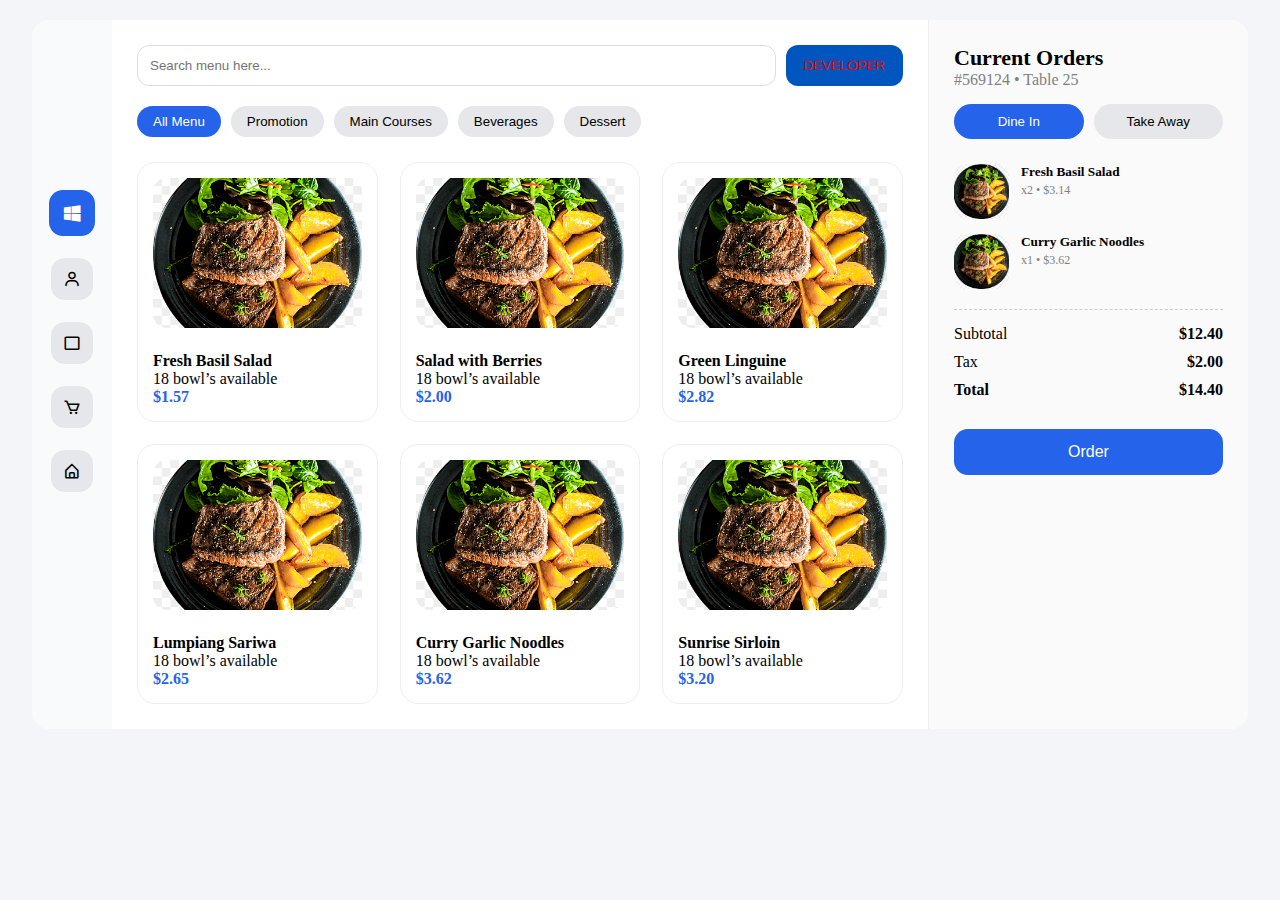
<file: index.html>
<!DOCTYPE html>
<html lang="en">
<head>
    <meta charset="UTF-8">
    <meta name="viewport" content="width=device-width, initial-scale=1.0">
    <title>Document</title>
    <!-- link boxicons -->
    <link rel="stylesheet" href="https://unpkg.com/boxicons@2.1.4/css/boxicons.min.css">
    <!-- link to CSS -->
    <link rel="stylesheet" href="style.css">
</head>
<body>
    <div class="app">
    
        <!-- SIDEBAR -->
        <aside class="sidebar">
            <div class="logo"><i class='bx bxl-windows'></i></div>
            <div class="icon"><i class='bx bx-user'></i></div>
            <div class="icon"><i class='bx bx-rectangle'></i></div>
            <div class="icon"><i class='bx bx-cart'></i></div>
            <div class="icon"><i class='bx bx-home-alt'></i></div>
        </aside>
        <!-- MAIN -->
        <main class="main">
    
            <!-- SEARCH -->
            <div class="top">
                <input type="text" placeholder="Search menu here...">
                <button class="filter">DEVELOPER</button>
            </div>
    
            <!-- CATEGORIES -->
            <div class="categories">
                <button class="active">All Menu</button>
                <button>Promotion</button>
                <button>Main Courses</button>
                <button>Beverages</button>
                <button>Dessert</button>
            </div>
    
            <!-- PRODUCTS -->
            <div class="products">
    
                <!-- CARD -->
                <div class="card">
                    <img src="avqot.png">
                    <div class="qty">
                        
                    </div>
                    <h4>Fresh Basil Salad</h4>
                    <p>18 bowl’s available</p>
                    <span class="price">$1.57</span>
                </div>
    
                <div class="card">
                    <img src="avqot.png">
                    <div class="qty">
                      
                    </div>
                    <h4>Salad with Berries</h4>
                    <p>18 bowl’s available</p>
                    <span class="price">$2.00</span>
                </div>
    
                <div class="card">
                    <img src="avqot.png">
                    <div class="qty">
                      
                    </div>
                    <h4>Green Linguine</h4>
                    <p>18 bowl’s available</p>
                    <span class="price">$2.82</span>
                </div>
    
                <div class="card">
                    <img src="avqot.png">
                    <div class="qty">

                    </div>
                    <h4>Lumpiang Sariwa</h4>
                    <p>18 bowl’s available</p>
                    <span class="price">$2.65</span>
                </div>
    
                <div class="card">
                    <img src="avqot.png">
                    <div class="qty">
                    </div>
                    <h4>Curry Garlic Noodles</h4>
                    <p>18 bowl’s available</p>
                    <span class="price">$3.62</span>
                </div>
    
                <div class="card">
                    <img src="avqot.png">
                    <div class="qty">

                    </div>
                    <h4>Sunrise Sirloin</h4>
                    <p>18 bowl’s available</p>
                    <span class="price">$3.20</span>
                </div>
    
            </div>
        </main>
    
        <!-- ORDER -->
        <aside class="order">
            <h2>Current Orders</h2>
            <p class="table">#569124 • Table 25</p>
    
            <!-- DINE TYPE -->
            <div class="dine-order">
                <button class="active">Dine In</button>
                <button>Take Away</button>
            </div>
    
            <div class="order-item">
                <img src="avqot.png">
                <div>
                    <h5>Fresh Basil Salad</h5>
                    <span>x2 • $3.14</span>
                </div>
            </div>
    
            <div class="order-item">
                <img src="avqot.png">
                <div>
                    <h5>Curry Garlic Noodles</h5>
                    <span>x1 • $3.62</span>
                </div>
            </div>
    
            <div class="summary">
                <div><span>Subtotal</span><b>$12.40</b></div>
                <div><span>Tax</span><b>$2.00</b></div>
                <div class="total"><span>Total</span><b>$14.40</b></div>
            </div>
    
            <button class="place"> Order</button>
        </aside>
    
    </div>

</body>
</html>
</file>
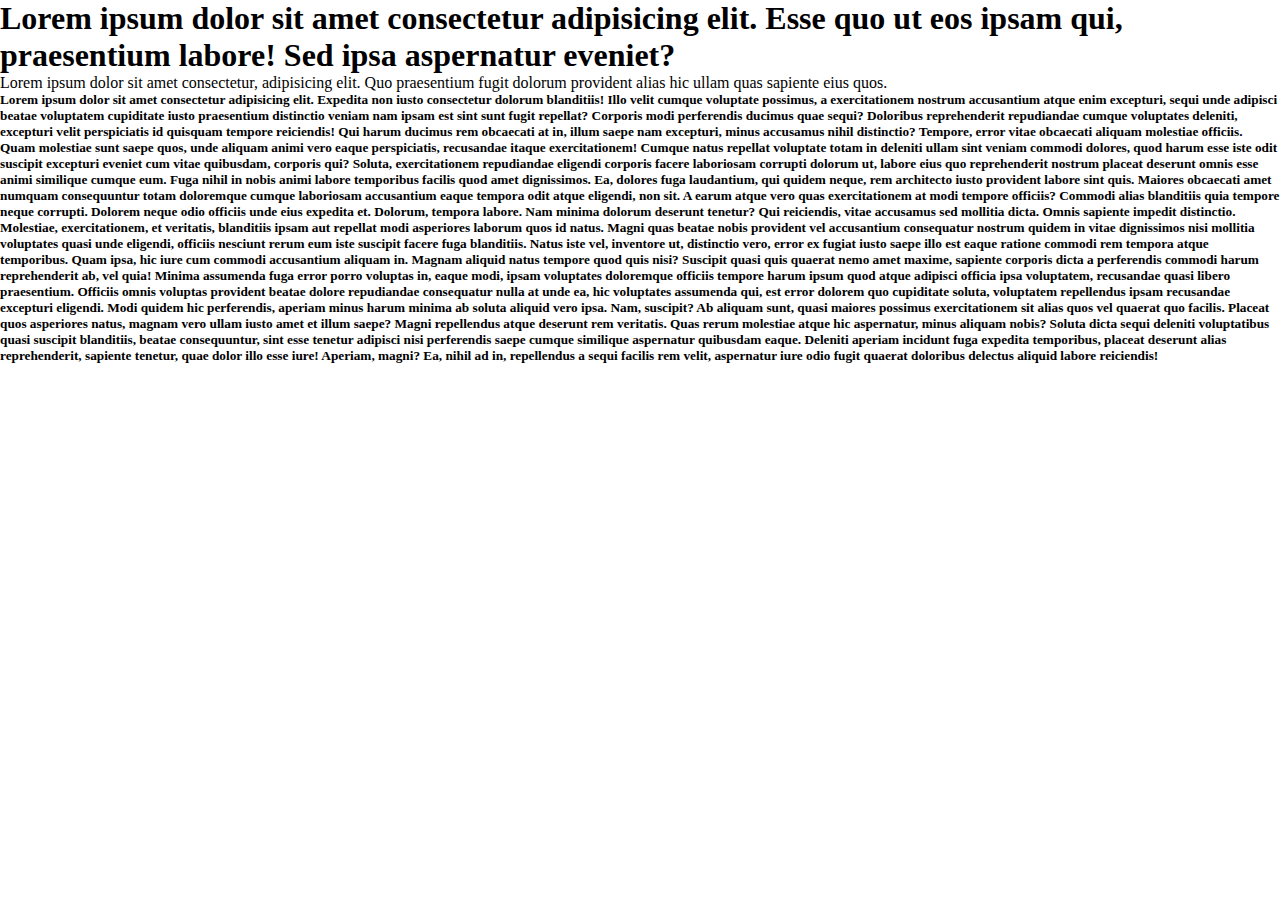
<file: dars.html>
<!DOCTYPE html>
<html lang="en">

<head>
    <meta charset="UTF-8">
    <meta name="viewport" content="width=device-width, initial-scale=1.0">
    <title>Document</title>
    <link rel="stylesheet" href="dars.css">
</head>

<body>

    <h1>
        Lorem ipsum dolor sit amet consectetur adipisicing elit. Esse quo ut eos ipsam qui, praesentium labore! Sed ipsa
        aspernatur eveniet?
    </h1>

    <p>
        Lorem ipsum dolor sit amet consectetur, adipisicing elit. Quo praesentium fugit dolorum provident alias hic ullam quas sapiente eius quos.
    </p>

    <h5>
        Lorem ipsum dolor sit amet consectetur adipisicing elit. Expedita non iusto consectetur dolorum blanditiis! Illo velit cumque voluptate possimus, a exercitationem nostrum accusantium atque enim excepturi, sequi unde adipisci beatae voluptatem cupiditate iusto praesentium distinctio veniam nam ipsam est sint sunt fugit repellat? Corporis modi perferendis ducimus quae sequi? Doloribus reprehenderit repudiandae cumque voluptates deleniti, excepturi velit perspiciatis id quisquam tempore reiciendis! Qui harum ducimus rem obcaecati at in, illum saepe nam excepturi, minus accusamus nihil distinctio? Tempore, error vitae obcaecati aliquam molestiae officiis. Quam molestiae sunt saepe quos, unde aliquam animi vero eaque perspiciatis, recusandae itaque exercitationem! Cumque natus repellat voluptate totam in deleniti ullam sint veniam commodi dolores, quod harum esse iste odit suscipit excepturi eveniet cum vitae quibusdam, corporis qui? Soluta, exercitationem repudiandae eligendi corporis facere laboriosam corrupti dolorum ut, labore eius quo reprehenderit nostrum placeat deserunt omnis esse animi similique cumque eum. Fuga nihil in nobis animi labore temporibus facilis quod amet dignissimos. Ea, dolores fuga laudantium, qui quidem neque, rem architecto iusto provident labore sint quis. Maiores obcaecati amet numquam consequuntur totam doloremque cumque laboriosam accusantium eaque tempora odit atque eligendi, non sit. A earum atque vero quas exercitationem at modi tempore officiis? Commodi alias blanditiis quia tempore neque corrupti. Dolorem neque odio officiis unde eius expedita et. Dolorum, tempora labore. Nam minima dolorum deserunt tenetur? Qui reiciendis, vitae accusamus sed mollitia dicta. Omnis sapiente impedit distinctio. Molestiae, exercitationem, et veritatis, blanditiis ipsam aut repellat modi asperiores laborum quos id natus. Magni quas beatae nobis provident vel accusantium consequatur nostrum quidem in vitae dignissimos nisi mollitia voluptates quasi unde eligendi, officiis nesciunt rerum eum iste suscipit facere fuga blanditiis. Natus iste vel, inventore ut, distinctio vero, error ex fugiat iusto saepe illo est eaque ratione commodi rem tempora atque temporibus. Quam ipsa, hic iure cum commodi accusantium aliquam in. Magnam aliquid natus tempore quod quis nisi? Suscipit quasi quis quaerat nemo amet maxime, sapiente corporis dicta a perferendis commodi harum reprehenderit ab, vel quia! Minima assumenda fuga error porro voluptas in, eaque modi, ipsam voluptates doloremque officiis tempore harum ipsum quod atque adipisci officia ipsa voluptatem, recusandae quasi libero praesentium. Officiis omnis voluptas provident beatae dolore repudiandae consequatur nulla at unde ea, hic voluptates assumenda qui, est error dolorem quo cupiditate soluta, voluptatem repellendus ipsam recusandae excepturi eligendi. Modi quidem hic perferendis, aperiam minus harum minima ab soluta aliquid vero ipsa. Nam, suscipit? Ab aliquam sunt, quasi maiores possimus exercitationem sit alias quos vel quaerat quo facilis. Placeat quos asperiores natus, magnam vero ullam iusto amet et illum saepe? Magni repellendus atque deserunt rem veritatis. Quas rerum molestiae atque hic aspernatur, minus aliquam nobis? Soluta dicta sequi deleniti voluptatibus quasi suscipit blanditiis, beatae consequuntur, sint esse tenetur adipisci nisi perferendis saepe cumque similique aspernatur quibusdam eaque. Deleniti aperiam incidunt fuga expedita temporibus, placeat deserunt alias reprehenderit, sapiente tenetur, quae dolor illo esse iure! Aperiam, magni? Ea, nihil ad in, repellendus a sequi facilis rem velit, aspernatur iure odio fugit quaerat doloribus delectus aliquid labore reiciendis!
    </h5>
</body>

</html>
</file>
<file: style.css>
* {
    margin: 0;
    padding: 0;
    box-sizing: border-box;
    
}

body {
    background: #f3f5f9;
}

.app {
    width: 95%;
    margin: 20px auto;
    background: white;
    display: flex;
    border-radius: 18px;
    overflow: hidden;
}

/* SIDEBAR */
.sidebar {
    width: 80px;
    background: #f9fafb;
    display: flex;
    flex-direction: column;
    align-items: center;
    padding: 20px 0;
    gap: 22px;
}

.logo {
    width: 46px;
    height: 46px;
    background: #2563eb;
    color: white;
    border-radius: 14px;
    display: flex;
    align-items: center;
    justify-content: center;
    font-size: 22px;
    cursor: pointer;
    padding: 6px;
    margin-top: 150px;
}

.logo:hover {
    transform: rotate(15deg) scale(1.15);
}

.icon {
    width: 42px;
    height: 42px;
    background: #e5e7eb;
    border-radius: 14px;
    display: flex;
    align-items: center;
    justify-content: center;
    font-size: 18px;
    cursor: pointer;
    transition: 0.3s;
}

.icon:hover {
    background: #2563eb;
    color: white;
    transform: scale(1.15);
}

/* MAIN */
.main {
    flex: 1;
    padding: 25px;
}

.top {
    display: flex;
    gap: 10px;
    margin-bottom: 20px;
}

.top input {
    flex: 1;
    padding: 12px;
    border-radius: 12px;
    border: 1px solid #ddd;
}

.filter {
    padding: 12px 18px;
    border-radius: 12px;
    border: none;
    background: #eef2f7;
    cursor: pointer;
    transition: 0.3s;
}

.filter:hover {
    transform: translateY(-3px) scale(1.05);
}

/* CATEGORIES */
.categories {
    display: flex;
    gap: 10px;
    margin-bottom: 25px;
}

.categories button {
    padding: 8px 16px;
    border-radius: 20px;
    border: none;
    background: #e5e7eb;
    cursor: pointer;
    transition: 0.3s;
}

.categories button:hover {
    transform: translateY(-3px);
}

.categories .active {
    background: #2563eb;
    color: white;
}

/* PRODUCTS */
.products {
    display: grid;
    grid-template-columns: repeat(3, 1fr);
    gap: 22px;
}

.card {
    border: 1px solid #eee;
    border-radius: 18px;
    padding: 15px;
    transition: 0.3s;
}

.card:hover {
    transform: translateY(-10px);
    box-shadow: 0 20px 40px rgba(0, 0, 0, 0.12);
}

.card img {
    width: 100%;
    height: 150px;
    object-fit: cover;
    border-radius: 14px;
}

/* QTY */
.qty {
    display: flex;
    justify-content: center;
    align-items: center;
    gap: 12px;
    margin: 10px 0;
}

.qty button {
    width: 28px;
    height: 28px;
    border-radius: 50%;
    border: none;
    background: #e5e7eb;
    cursor: pointer;
    transition: 0.3s;
}

.qty button:hover {
    background: #2563eb;
    color: white;
    transform: scale(1.1);
}

.price {
    color: #2563eb;
    font-weight: bold;
}

/* ORDER */
.order {
    width: 320px;
    background: #fafafa;
    padding: 25px;
    border-left: 1px solid #eee;
}

.order h2 {
    font-size: 22px;
}

.table {
    color: gray;
    margin-bottom: 15px;
}

/* DINE ORDER */
.dine-order {
    display: flex;
    gap: 10px;
    margin-bottom: 25px;
}

.dine-order button {
    flex: 1;
    padding: 10px;
    border-radius: 20px;
    border: none;
    background: #e5e7eb;
    cursor: pointer;
    transition: 0.3s;
}

.dine-order button:hover {
    transform: translateY(-3px);
}

.dine-order .active {
    background: #2563eb;
    color: white;
}

/* ORDER ITEMS */
.order-item {
    display: flex;
    gap: 12px;
    margin-bottom: 15px;
}

.order-item img {
    width: 55px;
    height: 55px;
    border-radius: 12px;
    object-fit: cover;
}

.order-item span {
    font-size: 12px;
    color: gray;
}

/* SUMMARY */
.summary {
    border-top: 1px dashed #ccc;
    margin-top: 20px;
    padding-top: 15px;
}

.summary div {
    display: flex;
    justify-content: space-between;
    margin-bottom: 10px;
}

.total {
    font-weight: bold;
}

/* PLACE ORDER */
.place {
    width: 100%;
    margin-top: 20px;
    padding: 14px;
    border-radius: 14px;
    border: none;
    background: #2563eb;
    color: white;
    font-size: 16px;
    cursor: pointer;
    transition: 0.3s;
}

.place:hover {
    transform: translateY(-4px) scale(1.05);
    background: #1d4ed8;
}

.filter {
    padding: 12px 18px;
    border-radius: 12px;
    border: none;
    background: #0055be;
    cursor: pointer;
    transition: 0.3s;
    color: red;
}
</file>
<file: dars.css>
*{
    margin: 0;
    padding: 0;
    box-sizing: border-box;
}
</file>
